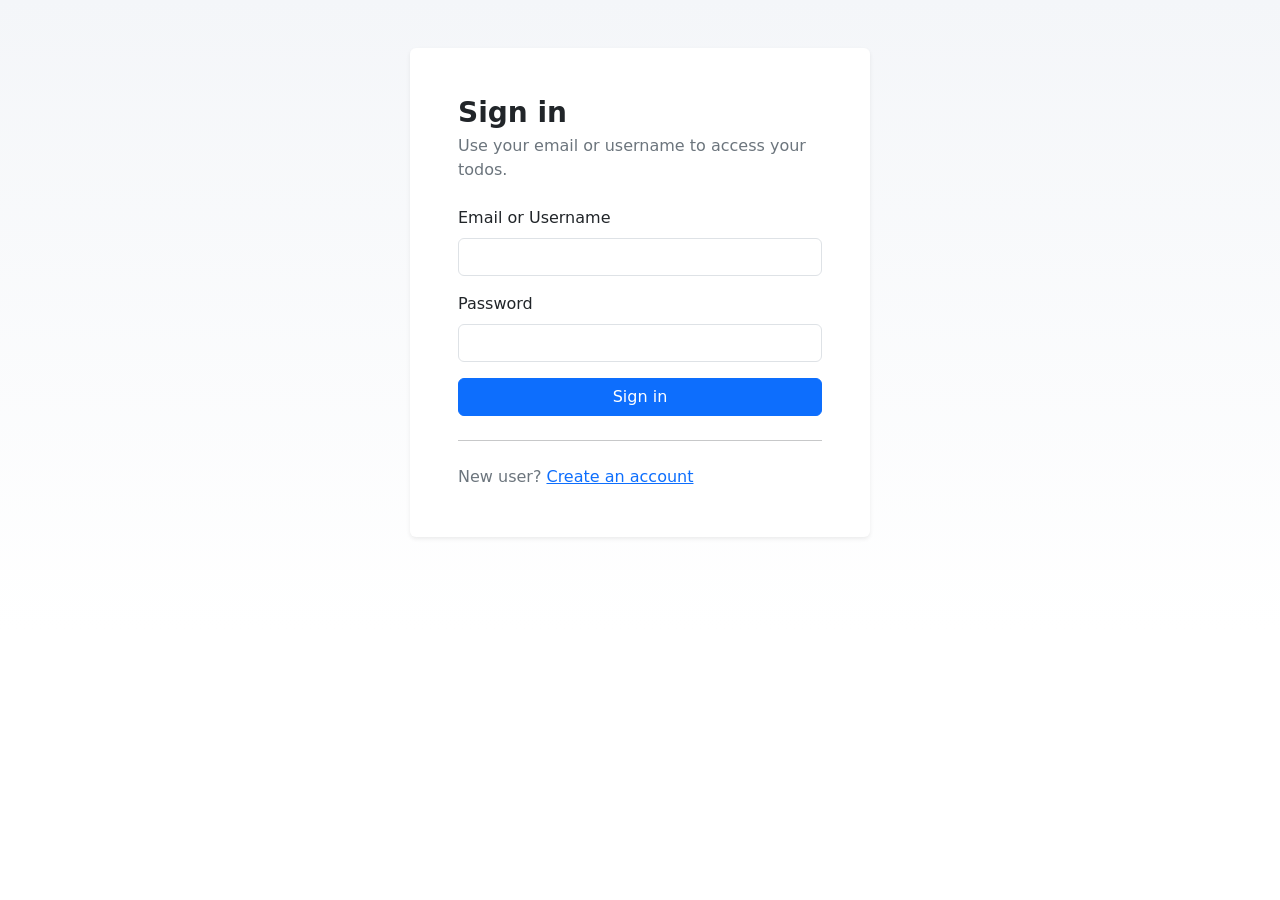
<file: frontend/index.html>
<!doctype html>
<html lang="en">
<head>
  <meta charset="utf-8">
  <meta name="viewport" content="width=device-width, initial-scale=1">
  <meta http-equiv="refresh" content="0;url=./pages/login.html">
  <title>Todo App</title>
</head>
<body>
  <p>Redirecting to login...</p>
</body>
</html>
</file>
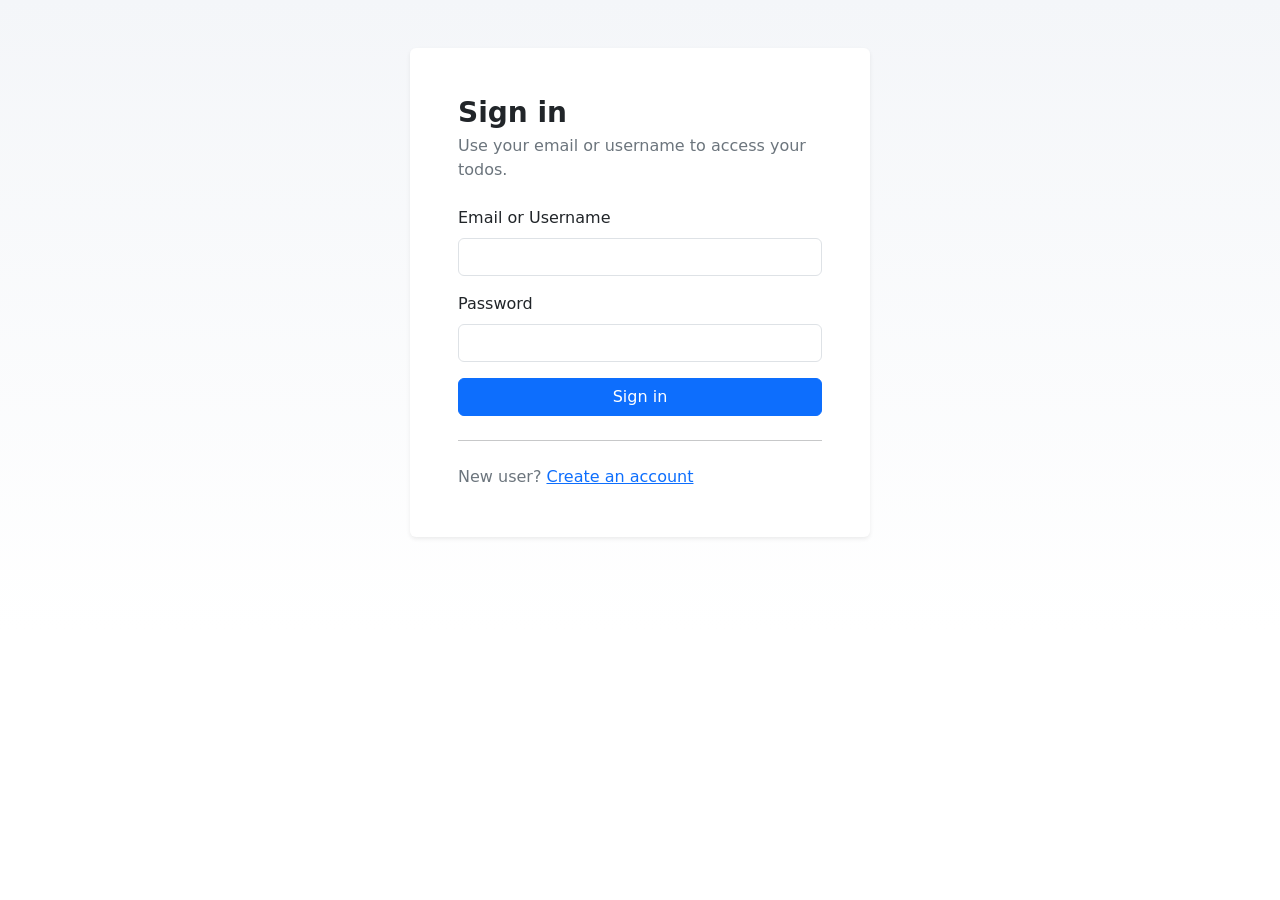
<file: frontend/pages/dashboard.html>
<!doctype html>
<html lang="en">
<head>
  <meta charset="utf-8">
  <meta name="viewport" content="width=device-width, initial-scale=1">
  <title>Dashboard | Todo App</title>
  <link href="https://cdn.jsdelivr.net/npm/bootstrap@5.3.3/dist/css/bootstrap.min.css" rel="stylesheet">
  <link href="../assets/css/main.css" rel="stylesheet">
</head>
<body class="bg-body-tertiary">
  <nav class="navbar navbar-expand-lg bg-white border-bottom">
    <div class="container">
      <a class="navbar-brand fw-bold" href="#">Todo App</a>
      <button id="logoutBtn" class="btn btn-outline-danger btn-sm" type="button">Logout</button>
    </div>
  </nav>

  <main class="container py-4">
    <div id="alertBox" class="alert d-none" role="alert"></div>

    <section class="card border-0 shadow-sm mb-4">
      <div class="card-body">
        <h2 class="h5 mb-3">Add Todo</h2>
        <form id="todoForm" class="row g-3" novalidate>
          <div class="col-md-5">
            <label for="title" class="form-label">Title</label>
            <input type="text" class="form-control" id="title" name="title" required minlength="1" maxlength="120">
          </div>
          <div class="col-md-5">
            <label for="description" class="form-label">Description</label>
            <input type="text" class="form-control" id="description" name="description" maxlength="1000">
          </div>
          <div class="col-md-2 d-grid align-self-end">
            <button id="createBtn" type="submit" class="btn btn-primary">Create</button>
          </div>
        </form>
      </div>
    </section>

    <section class="card border-0 shadow-sm">
      <div class="card-body">
        <div class="d-flex justify-content-between align-items-center mb-3">
          <h2 class="h5 mb-0">Your Todos</h2>
          <button id="refreshBtn" class="btn btn-outline-secondary btn-sm" type="button">Refresh</button>
        </div>
        <div id="emptyState" class="text-secondary d-none">No todos yet. Create your first task.</div>
        <ul id="todoList" class="list-group list-group-flush"></ul>
      </div>
    </section>
  </main>

  <script src="https://code.jquery.com/jquery-3.7.1.min.js"></script>
  <script src="https://cdn.jsdelivr.net/npm/bootstrap@5.3.3/dist/js/bootstrap.bundle.min.js"></script>
  <script>
    window.__APP_CONFIG__ = {
      API_BASE_URL: "https://todo-app-scq4.onrender.com/api/v1"
    };
  </script>
  <script src="../assets/js/config.js"></script>
  <script src="../assets/js/utils.js"></script>
  <script src="../assets/js/auth.js"></script>
  <script src="../assets/js/api.js"></script>
  <script src="../assets/js/dashboard.js"></script>
</body>
</html>
</file>
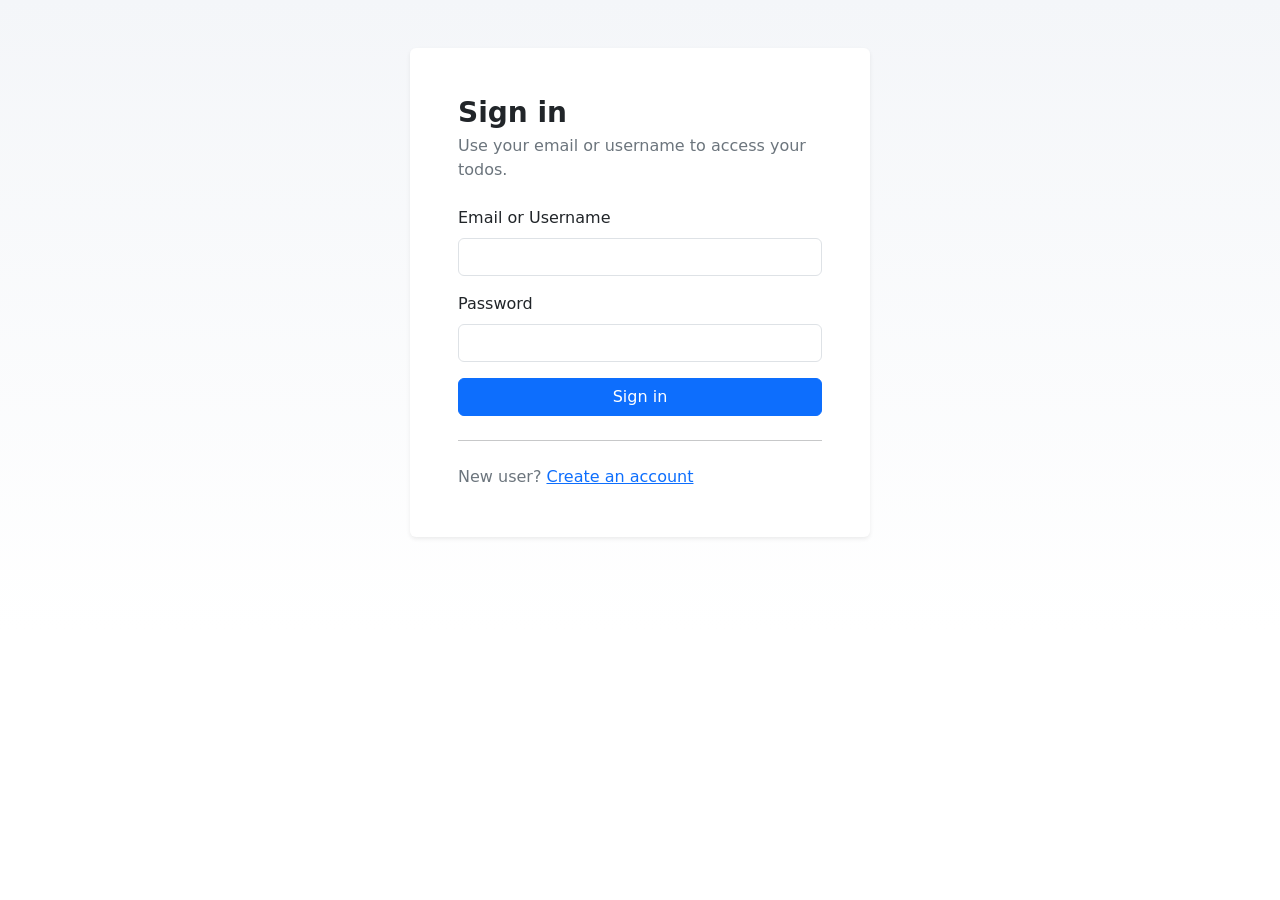
<file: frontend/pages/login.html>
<!doctype html>
<html lang="en">
<head>
  <meta charset="utf-8">
  <meta name="viewport" content="width=device-width, initial-scale=1">
  <title>Login | Todo App</title>
  <link href="https://cdn.jsdelivr.net/npm/bootstrap@5.3.3/dist/css/bootstrap.min.css" rel="stylesheet">
  <link href="../assets/css/main.css" rel="stylesheet">
</head>
<body class="bg-body-tertiary">
  <main class="container py-5">
    <section class="auth-card card border-0 shadow-sm mx-auto">
      <div class="card-body p-4 p-md-5">
        <h1 class="h3 fw-bold mb-1">Sign in</h1>
        <p class="text-secondary mb-4">Use your email or username to access your todos.</p>

        <div id="alertBox" class="alert d-none" role="alert"></div>

        <form id="loginForm" novalidate>
          <div class="mb-3">
            <label for="username" class="form-label">Email or Username</label>
            <input type="text" class="form-control" id="username" name="username" required minlength="3">
          </div>
          <div class="mb-3">
            <label for="password" class="form-label">Password</label>
            <input type="password" class="form-control" id="password" name="password" required minlength="8">
          </div>
          <button id="submitBtn" type="submit" class="btn btn-primary w-100">Sign in</button>
        </form>

        <hr class="my-4">
        <p class="mb-0 text-secondary">New user? <a href="./register.html">Create an account</a></p>
      </div>
    </section>
  </main>

  <script src="https://code.jquery.com/jquery-3.7.1.min.js"></script>
  <script src="https://cdn.jsdelivr.net/npm/bootstrap@5.3.3/dist/js/bootstrap.bundle.min.js"></script>
  <script>
    window.__APP_CONFIG__ = {
      API_BASE_URL: "https://todo-app-scq4.onrender.com/api/v1"
    };
  </script>
  <script src="../assets/js/config.js"></script>
  <script src="../assets/js/utils.js"></script>
  <script src="../assets/js/auth.js"></script>
  <script src="../assets/js/api.js"></script>
  <script src="../assets/js/login.js"></script>
</body>
</html>
</file>
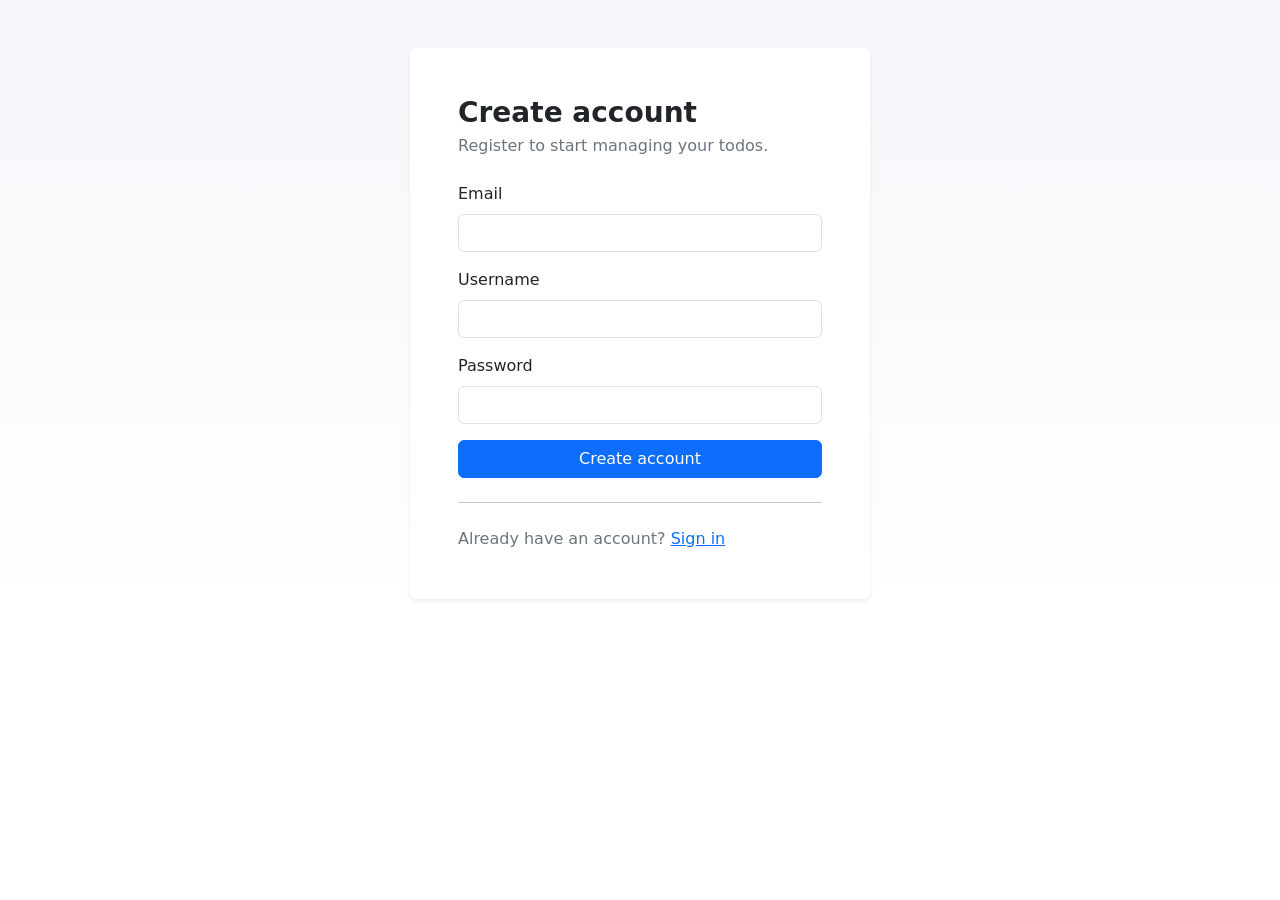
<file: frontend/pages/register.html>
<!doctype html>
<html lang="en">
<head>
  <meta charset="utf-8">
  <meta name="viewport" content="width=device-width, initial-scale=1">
  <title>Register | Todo App</title>
  <link href="https://cdn.jsdelivr.net/npm/bootstrap@5.3.3/dist/css/bootstrap.min.css" rel="stylesheet">
  <link href="../assets/css/main.css" rel="stylesheet">
</head>
<body class="bg-body-tertiary">
  <main class="container py-5">
    <section class="auth-card card border-0 shadow-sm mx-auto">
      <div class="card-body p-4 p-md-5">
        <h1 class="h3 fw-bold mb-1">Create account</h1>
        <p class="text-secondary mb-4">Register to start managing your todos.</p>

        <div id="alertBox" class="alert d-none" role="alert"></div>

        <form id="registerForm" novalidate>
          <div class="mb-3">
            <label for="email" class="form-label">Email</label>
            <input type="email" class="form-control" id="email" name="email" required>
          </div>
          <div class="mb-3">
            <label for="username" class="form-label">Username</label>
            <input type="text" class="form-control" id="username" name="username" required minlength="3">
          </div>
          <div class="mb-3">
            <label for="password" class="form-label">Password</label>
            <input type="password" class="form-control" id="password" name="password" required minlength="8">
          </div>
          <button id="submitBtn" type="submit" class="btn btn-primary w-100">Create account</button>
        </form>

        <hr class="my-4">
        <p class="mb-0 text-secondary">Already have an account? <a href="./login.html">Sign in</a></p>
      </div>
    </section>
  </main>

  <script src="https://code.jquery.com/jquery-3.7.1.min.js"></script>
  <script src="https://cdn.jsdelivr.net/npm/bootstrap@5.3.3/dist/js/bootstrap.bundle.min.js"></script>
  <script>
    window.__APP_CONFIG__ = {
      API_BASE_URL: "https://todo-app-scq4.onrender.com/api/v1"
    };
  </script>
  <script src="../assets/js/config.js"></script>
  <script src="../assets/js/utils.js"></script>
  <script src="../assets/js/auth.js"></script>
  <script src="../assets/js/api.js"></script>
  <script src="../assets/js/register.js"></script>
</body>
</html>
</file>
<file: frontend/assets/css/main.css>
:root {
  --app-bg: #f4f6f9;
}

body {
  background: linear-gradient(180deg, var(--app-bg) 0%, #ffffff 70%);
  min-height: 100vh;
}

.auth-card {
  max-width: 460px;
}

.todo-item-title {
  font-weight: 600;
}

.todo-item-done .todo-item-title {
  text-decoration: line-through;
  color: #6c757d;
}

.spinner-btn {
  width: 1rem;
  height: 1rem;
  border-width: 0.15em;
}
</file>
